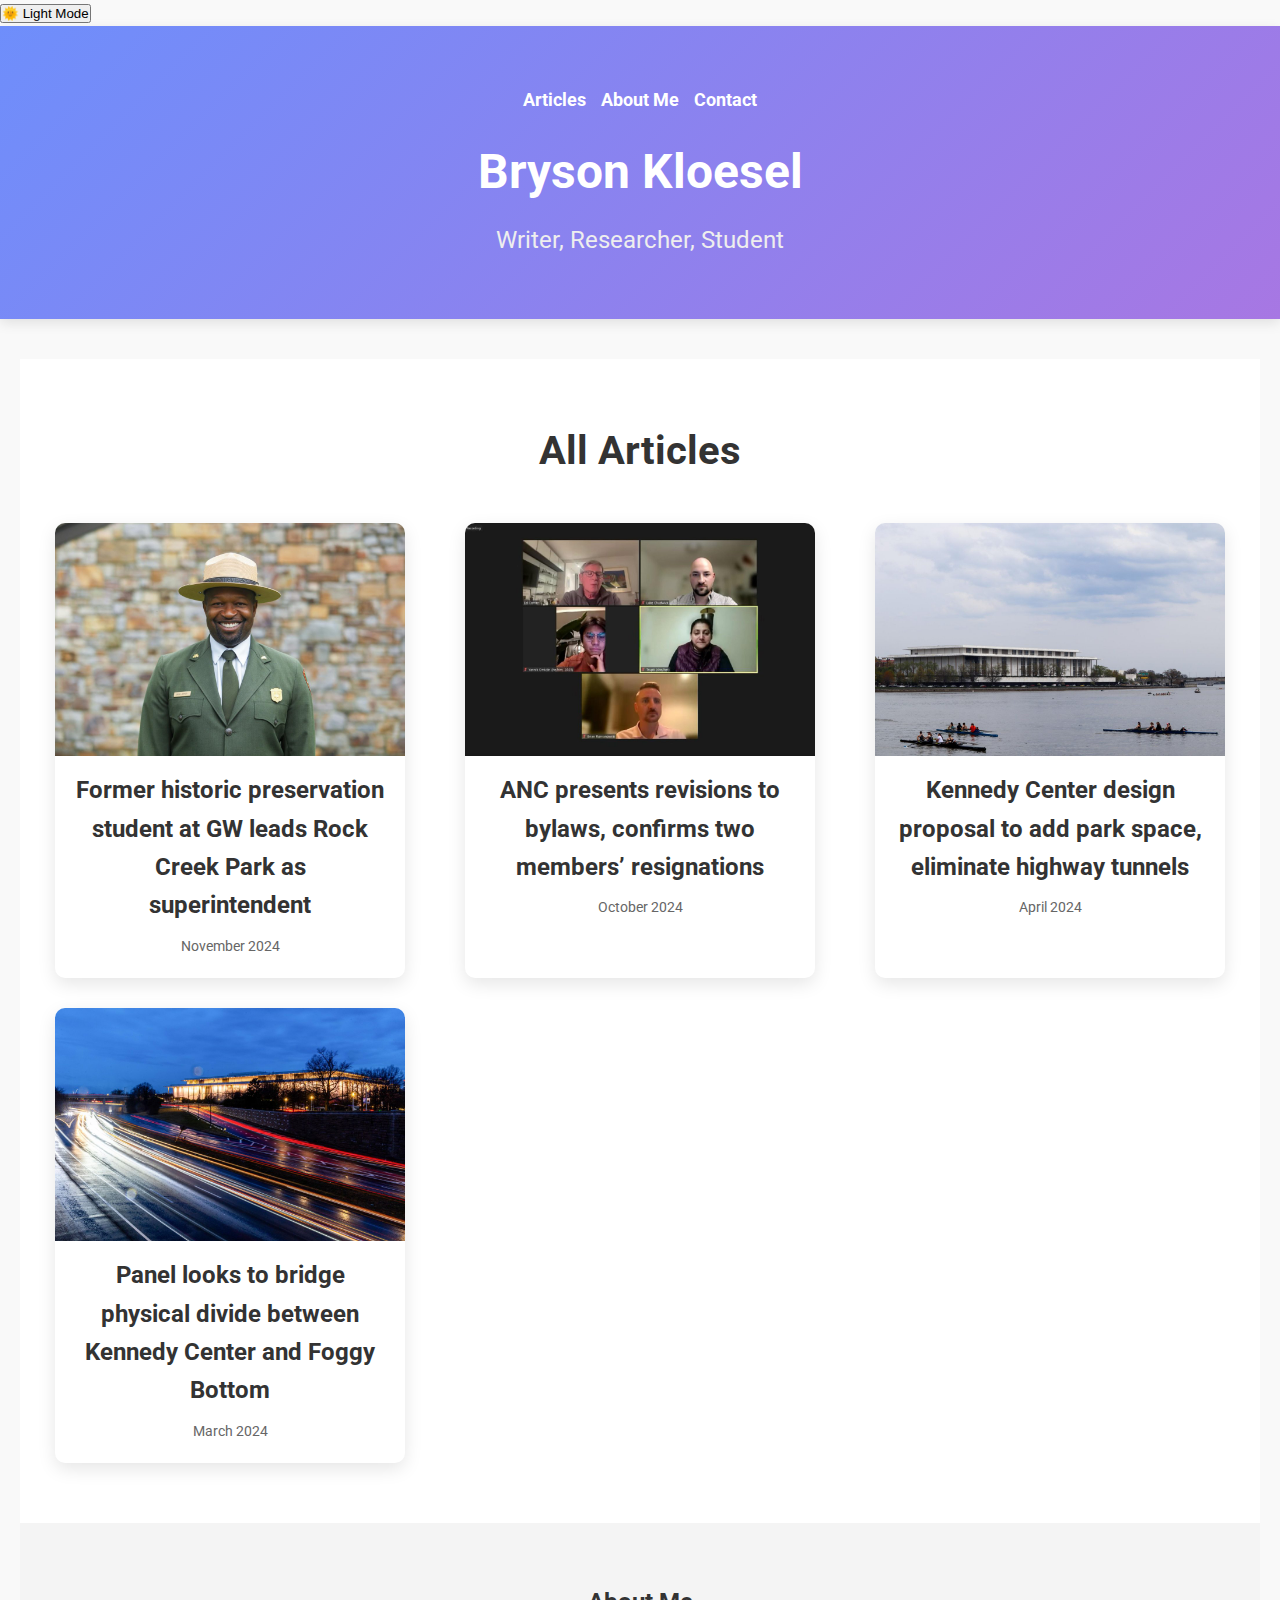
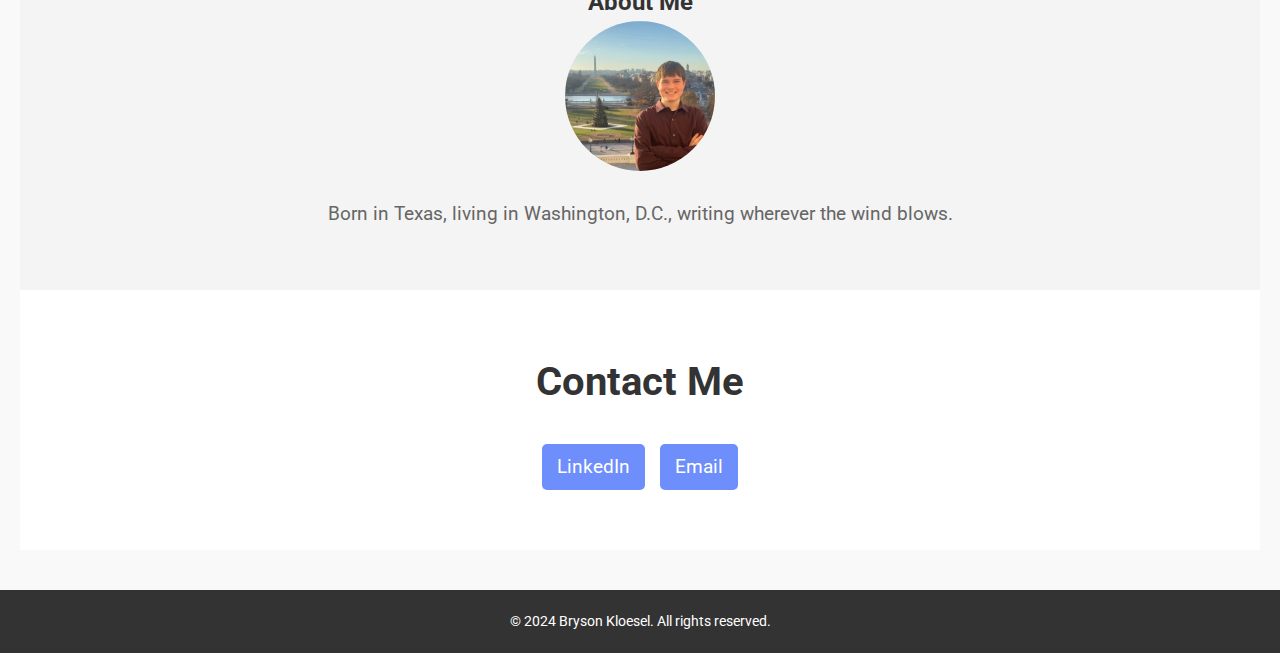
<file: index.html>
<!DOCTYPE html>
<html lang="en">
<head>
    <meta charset="utf-8">
    <meta name="viewport" content="width=device-width, initial-scale=1.0">
    <meta name="description" content="Portfolio of Bryson Kloesel, showcasing articles and personal projects.">
    <meta name="keywords" content="Bryson Kloesel, portfolio, articles, projects">
    <title>Bryson Kloesel - Portfolio</title>
    <link rel="stylesheet" href="style.css">
    <link rel="icon" href="https://bryvado.github.io/portfolio/favicon.ico" type="image/x-icon">
    <script type="application/ld+json">
    {
        "@context": "https://schema.org",
        "@type": "WebPage",
        "name": "Portfolio of Bryson Kloesel",
        "description": "A portfolio showcasing the work and projects of Bryson Kloesel, a student at George Washington University.",
        "url": "https://bryvado.github.io/portfolio/",
        "author": {
            "@type": "Person",
            "name": "Bryson Kloesel",
            "affiliation": "George Washington University",
            "url": "https://gw.edu/bryson-kloesel"
        },
        "datePublished": "2024-01-01",
        "image": {
            "@type": "ImageObject",
            "url": "https://bryvado.github.io/portfolio/images/portrait.jpg",
            "height": 800,
            "width": 600
        },
        "mainEntity": {
            "@type": "ItemList",
            "itemListElement": [
                {
                    "@type": "ListItem",
                    "position": 1,
                    "url": "https://bryvado.github.io/portfolio/articles/10-17-2024.html"
                },
                {
                    "@type": "ListItem",
                    "position": 2,
                    "url": "https://bryvado.github.io/portfolio/articles/11-11-2024.html"
                },
                {
                    "@type": "ListItem",
                    "position": 3,
                    "url": "https://bryvado.github.io/portfolio/articles/4-11-2024.html"
                }
            ]
        }
    }
    </script>
</head>
<body>
    <button aria-label="Toggle light/dark mode" id="theme-toggle">
        <span id="theme-icon">🌞</span> <span id="theme-text">Light Mode</span>
    </button>

    <header class="hero" role="banner">
        <nav aria-label="Main Navigation" class="main-nav">
            <a href="#articles-heading">Articles</a>
            <a href="#about-heading">About Me</a>
            <a href="#contact-heading">Contact</a>
        </nav>
        <div class="hero-content">
            <h1>Bryson Kloesel</h1>
            <p>Writer, Researcher, Student</p>
        </div>
    </header>

    <main>
        <section aria-labelledby="articles-heading" class="articles">
            <h2 id="articles-heading">All Articles</h2>
            <div class="article-grid">
                <article class="article">
                    <a aria-label="Read article: Former historic preservation student at GW leads Rock Creek Park as superintendent" href="articles/11-11-2024.html">
                        <img alt="Former historic preservation student at GW leads Rock Creek Park as superintendent" class="article-thumbnail" src="thumbnails/11-11-2024.jpg">
                    </a>
                    <div class="article-content">
                        <h3>Former historic preservation student at GW leads Rock Creek Park as superintendent</h3>
                        <p class="article-date">November 2024</p>
                    </div>
                </article>
                <article class="article">
                    <a aria-label="Read article: ANC presents revisions to bylaws, confirms two members’ resignations" href="articles/10-17-2024.html">
                        <img alt="ANC presents revisions to bylaws, confirms two members’ resignations" class="article-thumbnail" src="thumbnails/10-17-2024.jpg">
                    </a>
                    <div class="article-content">
                        <h3>ANC presents revisions to bylaws, confirms two members’ resignations</h3>
                        <p class="article-date">October 2024</p>
                    </div>
                </article>
                <article class="article">
                    <a aria-label="Read article: Kennedy Center design proposal to add park space, eliminate highway tunnels" href="articles/4-11-2024.html">
                        <img alt="Kennedy Center design proposal to add park space, eliminate highway tunnels" class="article-thumbnail" src="thumbnails/4-11-2024.jpg">
                    </a>
                    <div class="article-content">
                        <h3>Kennedy Center design proposal to add park space, eliminate highway tunnels</h3>
                        <p class="article-date">April 2024</p>
                    </div>
                </article>
                <article class="article">
                    <a aria-label="Read article: Panel looks to bridge physical divide between Kennedy Center and Foggy Bottom" href="articles/4-11-2024.html">
                        <img alt="Panel looks to bridge physical divide between Kennedy Center and Foggy Bottom" class="article-thumbnail" src="thumbnails/3-4-2024.jpg">
                    </a>
                    <div class="article-content">
                        <h3>Panel looks to bridge physical divide between Kennedy Center and Foggy Bottom</h3>
                        <p class="article-date">March 2024</p>
                    </div>
                </article>
            </div>
        </section>

        <section aria-labelledby="about-heading" class="about">
            <h2 id="about-heading">About Me</h2>
            <img alt="Bryson Kloesel" class="profile-img" src="portrait/Me!.jpg">
            <p>Born in Texas, living in Washington, D.C., writing wherever the wind blows.</p>
        </section>

        <section aria-labelledby="contact-heading" class="contact">
            <h2 id="contact-heading">Contact Me</h2>
            <div class="social-links">
                <a aria-label="LinkedIn Profile" href="https://www.linkedin.com/in/bryson-kloesel-49965327a/" rel="noopener noreferrer" target="_blank">LinkedIn</a>
                <a aria-label="Email Bryson Kloesel" href="mailto:brysonkloesel@example.com">Email</a>
            </div>
        </section>
    </main>

    <footer role="contentinfo">
        <p>© 2024 Bryson Kloesel. All rights reserved.</p>
    </footer>

    <script>
        document.addEventListener("DOMContentLoaded", function() {
            const savedTheme = localStorage.getItem("theme");
            const themeToggle = document.getElementById("theme-toggle");
            const themeIcon = document.getElementById("theme-icon");
            const themeText = document.getElementById("theme-text");

            if (savedTheme) {
                document.documentElement.setAttribute("data-theme", savedTheme);
                updateThemeToggleText(savedTheme);
            }

            themeToggle.addEventListener("click", function() {
                const currentTheme = document.documentElement.getAttribute("data-theme");
                const newTheme = currentTheme === "dark" ? "light" : "dark";
                document.documentElement.setAttribute("data-theme", newTheme);
                localStorage.setItem("theme", newTheme);
                updateThemeToggleText(newTheme);
            });

            function updateThemeToggleText(theme) {
                if (theme === "dark") {
                    themeIcon.textContent = "🌜";
                    themeText.textContent = "Dark Mode";
                } else {
                    themeIcon.textContent = "🌞";
                    themeText.textContent = "Light Mode";
                }
            }
        });
    </script>
</body>
</html>
</file>
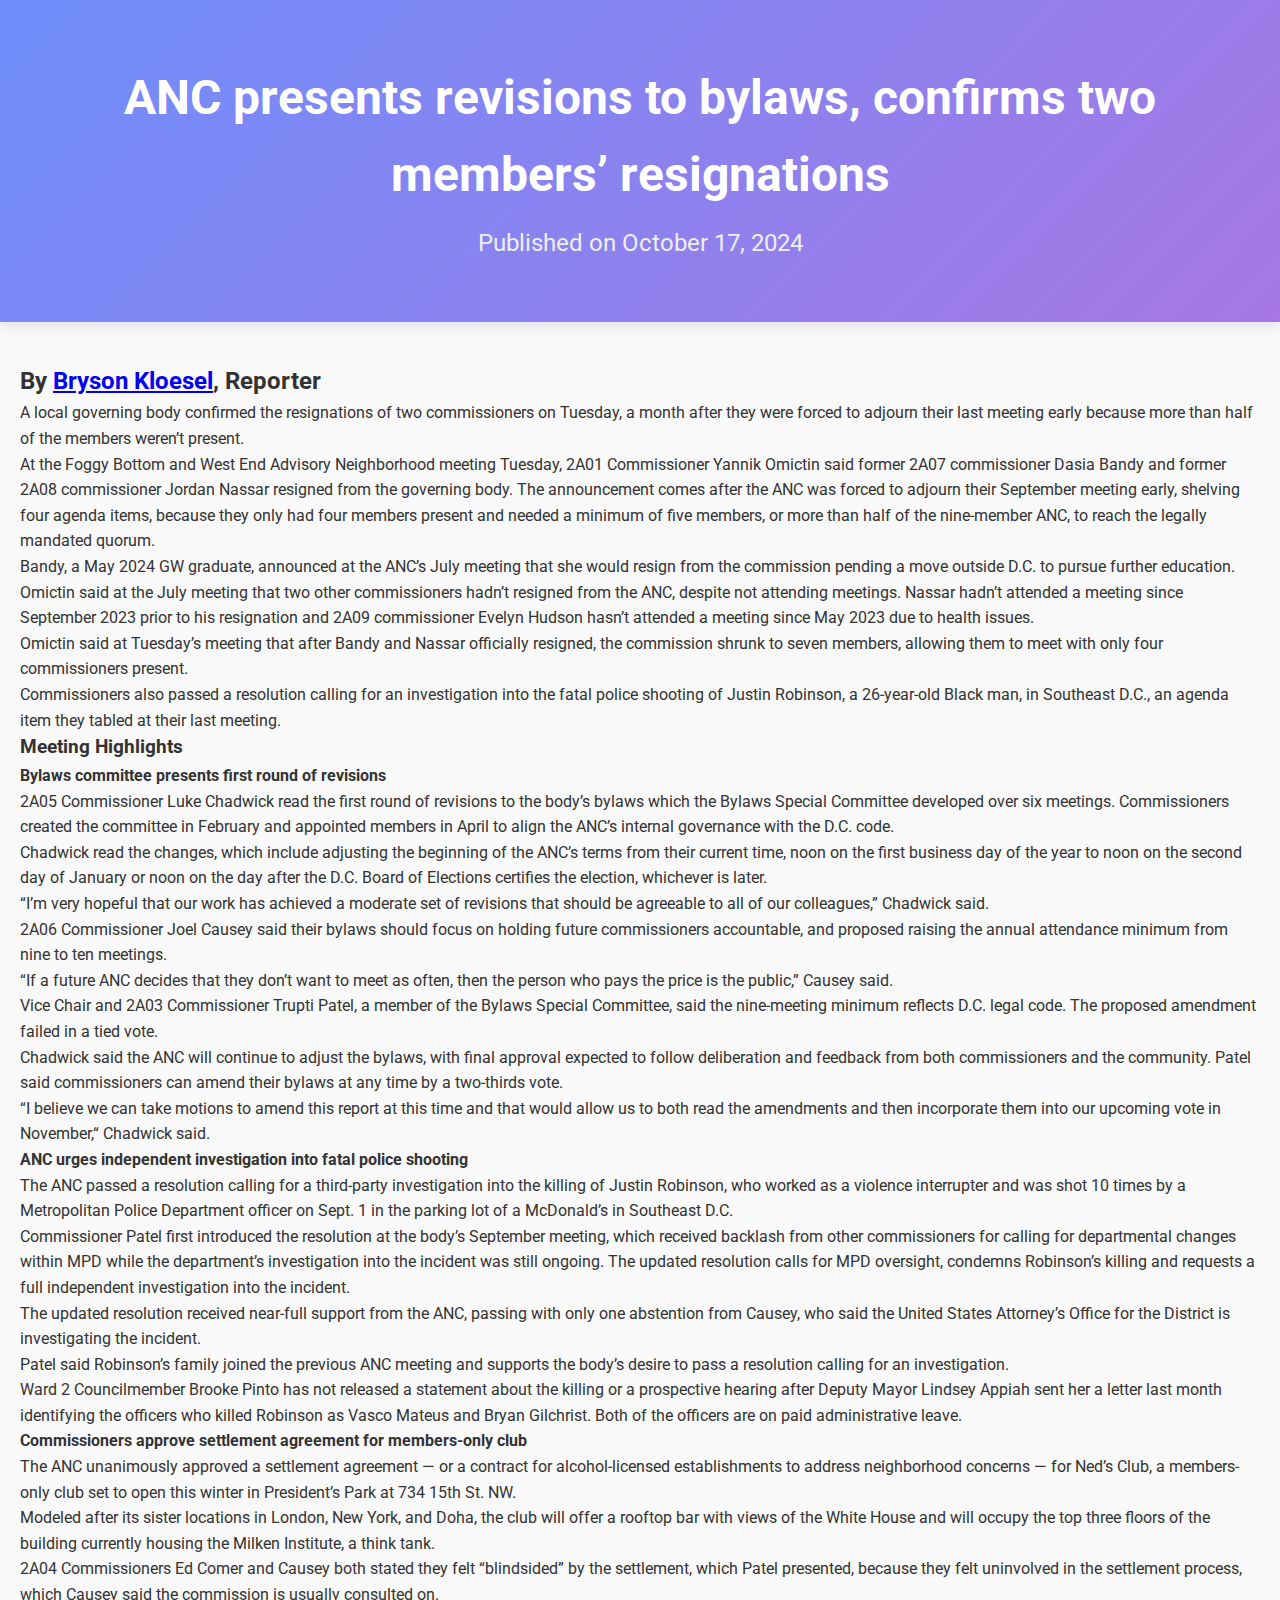
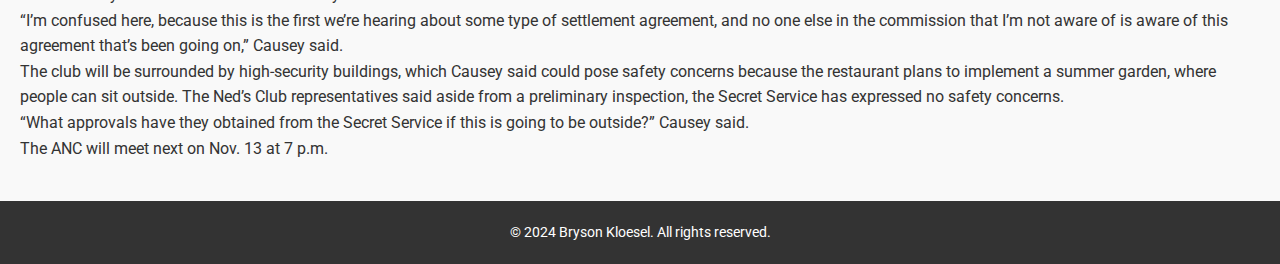
<file: articles/10-17-2024.html>
<!DOCTYPE html>
<html lang="en">
<head>
    <meta charset="UTF-8">
    <meta name="viewport" content="width=device-width, initial-scale=1.0">
    <title>ANC presents revisions to bylaws, confirms two members’ resignations</title>
    <link rel="stylesheet" href="../style.css">
</head>
<body>

    <!-- Header Section -->
    <header class="hero article-hero" role="banner">
        <h1>ANC presents revisions to bylaws, confirms two members’ resignations</h1>
        <p>Published on October 17, 2024</p>
    </header>

    <!-- Main Content -->
    <main>
        <!-- Article Section -->
        <section class="article-content">
            <h2>By <a href="https://gwhatchet.com/staff_name/bryson-kloesel/">Bryson Kloesel</a>, Reporter</h2>
            <p>A local governing body confirmed the resignations of two commissioners on Tuesday, a month after they were forced to adjourn their last meeting early because more than half of the members weren’t present.</p>
            
            <p>At the Foggy Bottom and West End Advisory Neighborhood meeting Tuesday, 2A01 Commissioner Yannik Omictin said former 2A07 commissioner Dasia Bandy and former 2A08 commissioner Jordan Nassar resigned from the governing body. The announcement comes after the ANC was forced to adjourn their September meeting early, shelving four agenda items, because they only had four members present and needed a minimum of five members, or more than half of the nine-member ANC, to reach the legally mandated quorum.</p>

            <p>Bandy, a May 2024 GW graduate, announced at the ANC’s July meeting that she would resign from the commission pending a move outside D.C. to pursue further education. Omictin said at the July meeting that two other commissioners hadn’t resigned from the ANC, despite not attending meetings. Nassar hadn’t attended a meeting since September 2023 prior to his resignation and 2A09 commissioner Evelyn Hudson hasn’t attended a meeting since May 2023 due to health issues.</p>

            <p>Omictin said at Tuesday’s meeting that after Bandy and Nassar officially resigned, the commission shrunk to seven members, allowing them to meet with only four commissioners present.</p>

            <p>Commissioners also passed a resolution calling for an investigation into the fatal police shooting of Justin Robinson, a 26-year-old Black man, in Southeast D.C., an agenda item they tabled at their last meeting.</p>

            <!-- Meeting Highlights -->
            <h3>Meeting Highlights</h3>

            <!-- Bylaws Committee Revisions -->
            <h4>Bylaws committee presents first round of revisions</h4>
            <p>2A05 Commissioner Luke Chadwick read the first round of revisions to the body’s bylaws which the Bylaws Special Committee developed over six meetings. Commissioners created the committee in February and appointed members in April to align the ANC’s internal governance with the D.C. code.</p>
            
            <p>Chadwick read the changes, which include adjusting the beginning of the ANC’s terms from their current time, noon on the first business day of the year to noon on the second day of January or noon on the day after the D.C. Board of Elections certifies the election, whichever is later.</p>

            <p>“I’m very hopeful that our work has achieved a moderate set of revisions that should be agreeable to all of our colleagues,” Chadwick said.</p>

            <p>2A06 Commissioner Joel Causey said their bylaws should focus on holding future commissioners accountable, and proposed raising the annual attendance minimum from nine to ten meetings.</p>

            <p>“If a future ANC decides that they don’t want to meet as often, then the person who pays the price is the public,” Causey said.</p>

            <p>Vice Chair and 2A03 Commissioner Trupti Patel, a member of the Bylaws Special Committee, said the nine-meeting minimum reflects D.C. legal code. The proposed amendment failed in a tied vote.</p>

            <p>Chadwick said the ANC will continue to adjust the bylaws, with final approval expected to follow deliberation and feedback from both commissioners and the community. Patel said commissioners can amend their bylaws at any time by a two-thirds vote.</p>

            <p>“I believe we can take motions to amend this report at this time and that would allow us to both read the amendments and then incorporate them into our upcoming vote in November,“ Chadwick said.</p>

            <!-- Resolution on Police Investigation -->
            <h4>ANC urges independent investigation into fatal police shooting</h4>
            <p>The ANC passed a resolution calling for a third-party investigation into the killing of Justin Robinson, who worked as a violence interrupter and was shot 10 times by a Metropolitan Police Department officer on Sept. 1 in the parking lot of a McDonald’s in Southeast D.C.</p>

            <p>Commissioner Patel first introduced the resolution at the body’s September meeting, which received backlash from other commissioners for calling for departmental changes within MPD while the department’s investigation into the incident was still ongoing. The updated resolution calls for MPD oversight, condemns Robinson’s killing and requests a full independent investigation into the incident.</p>

            <p>The updated resolution received near-full support from the ANC, passing with only one abstention from Causey, who said the United States Attorney’s Office for the District is investigating the incident.</p>

            <p>Patel said Robinson’s family joined the previous ANC meeting and supports the body’s desire to pass a resolution calling for an investigation.</p>

            <p>Ward 2 Councilmember Brooke Pinto has not released a statement about the killing or a prospective hearing after Deputy Mayor Lindsey Appiah sent her a letter last month identifying the officers who killed Robinson as Vasco Mateus and Bryan Gilchrist. Both of the officers are on paid administrative leave.</p>

            <!-- Settlement for Ned's Club -->
            <h4>Commissioners approve settlement agreement for members-only club</h4>
            <p>The ANC unanimously approved a settlement agreement — or a contract for alcohol-licensed establishments to address neighborhood concerns — for Ned’s Club, a members-only club set to open this winter in President’s Park at 734 15th St. NW.</p>

            <p>Modeled after its sister locations in London, New York, and Doha, the club will offer a rooftop bar with views of the White House and will occupy the top three floors of the building currently housing the Milken Institute, a think tank.</p>

            <p>2A04 Commissioners Ed Comer and Causey both stated they felt “blindsided” by the settlement, which Patel presented, because they felt uninvolved in the settlement process, which Causey said the commission is usually consulted on.</p>

            <p>“I’m confused here, because this is the first we’re hearing about some type of settlement agreement, and no one else in the commission that I’m not aware of is aware of this agreement that’s been going on,” Causey said.</p>

            <p>The club will be surrounded by high-security buildings, which Causey said could pose safety concerns because the restaurant plans to implement a summer garden, where people can sit outside. The Ned’s Club representatives said aside from a preliminary inspection, the Secret Service has expressed no safety concerns.</p>

            <p>“What approvals have they obtained from the Secret Service if this is going to be outside?” Causey said.</p>

            <p>The ANC will meet next on Nov. 13 at 7 p.m.</p>
        </section>
    </main>

    <!-- Footer -->
   <footer class="article-footer">
        <p>&copy; 2024 Bryson Kloesel. All rights reserved.</p>
    </footer>

</body>
</html>
</file>
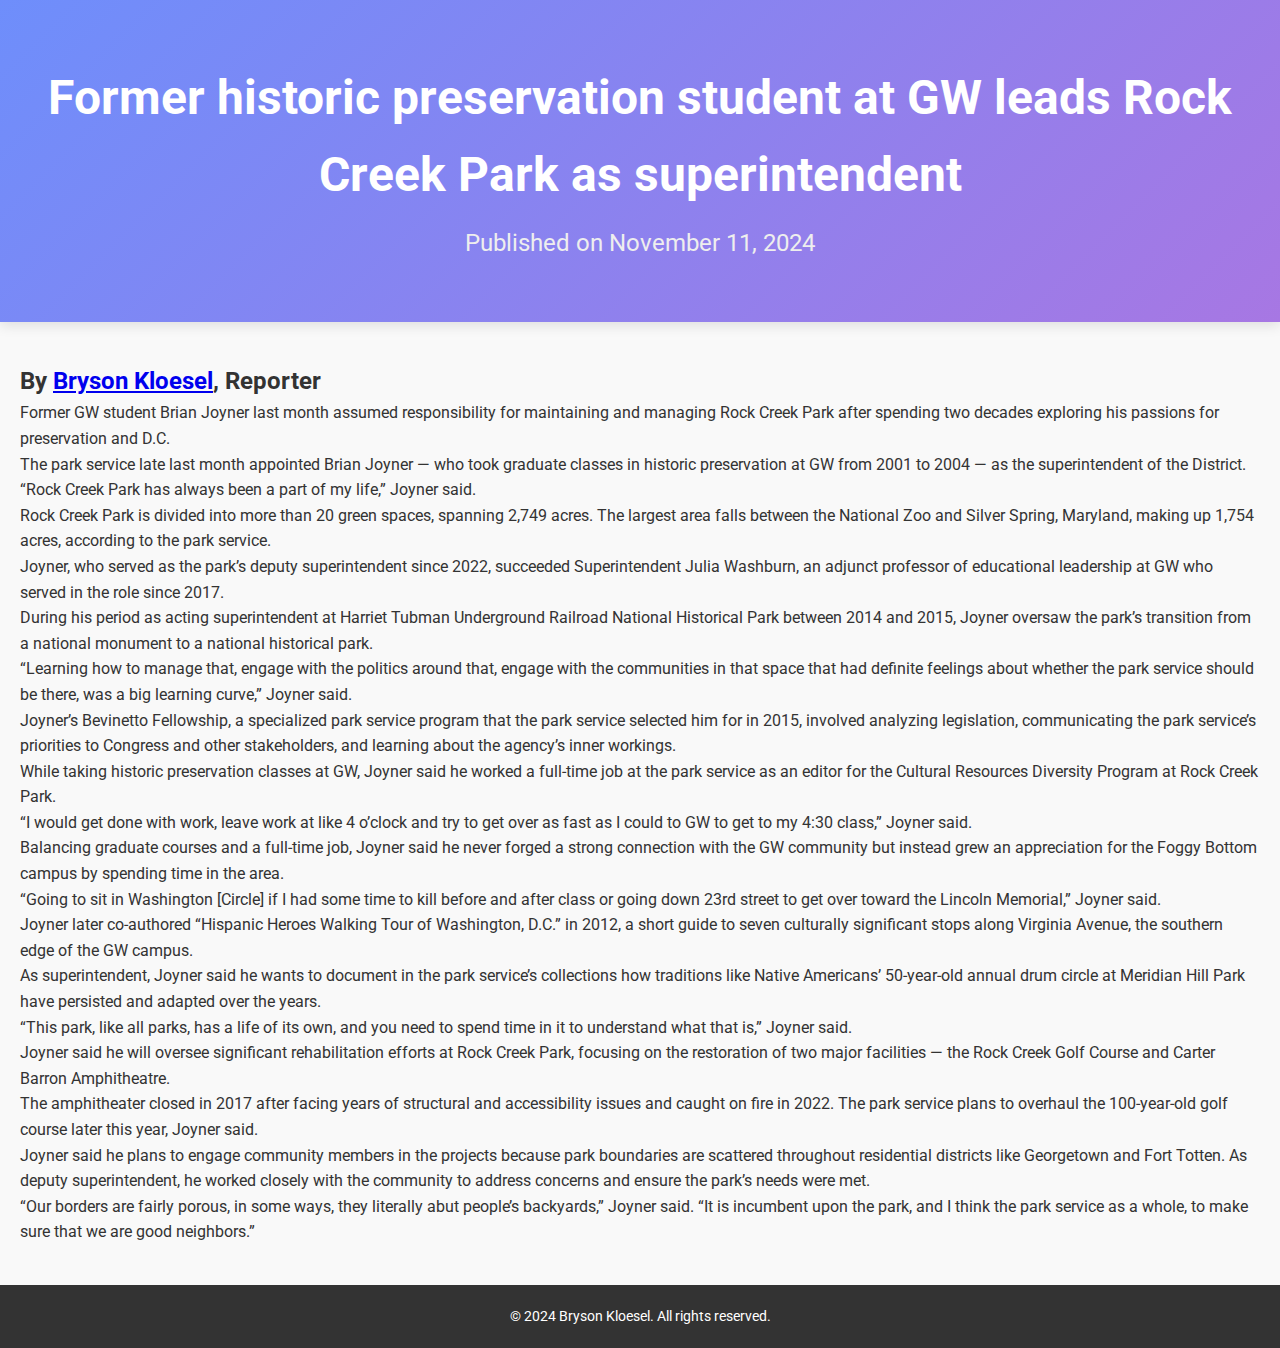
<file: articles/rocrsupdn.html>
<!DOCTYPE html>
<html lang="en">
<head>
    <meta charset="UTF-8">
    <meta name="viewport" content="width=device-width, initial-scale=1.0">
    <title>Former historic preservation student at GW leads Rock Creek Park as superintendent</title>
    <link rel="stylesheet" href="../style.css">
</head>
<body>

    <!-- Header Section -->
    <header class="hero" role="banner">
        <h1>Former historic preservation student at GW leads Rock Creek Park as superintendent</h1>
        <p>Published on November 11, 2024</p>
    </header>

    <!-- Main Content -->
    <main>
        <!-- Article Section -->
        <section class="article-content">
            <h2>By <a href="https://gwhatchet.com/staff_name/bryson-kloesel/">Bryson Kloesel</a>, Reporter</h2>
            <p>Former GW student Brian Joyner last month assumed responsibility for maintaining and managing Rock Creek Park after spending two decades exploring his passions for preservation and D.C.</p>
            <p>The park service late last month appointed Brian Joyner &mdash; who took graduate classes in historic preservation at GW from 2001 to 2004 &mdash; as the superintendent of the District.</p>
            <p>&ldquo;Rock Creek Park has always been a part of my life,&rdquo; Joyner said.</p>
            <p>Rock Creek Park is divided into more than 20 green spaces, spanning 2,749 acres. The largest area falls between the National Zoo and Silver Spring, Maryland, making up 1,754 acres, according to the park service.</p>
            <p>Joyner, who served as the park&rsquo;s deputy superintendent since 2022, succeeded Superintendent Julia Washburn, an adjunct professor of educational leadership at GW who served in the role since 2017.</p>
            <p>During his period as acting superintendent at Harriet Tubman Underground Railroad National Historical Park between 2014 and 2015, Joyner oversaw the park&rsquo;s transition from a national monument to a national historical park.</p>
            <p>&ldquo;Learning how to manage that, engage with the politics around that, engage with the communities in that space that had definite feelings about whether the park service should be there, was a big learning curve,&rdquo; Joyner said.</p>
            <p>Joyner&rsquo;s Bevinetto Fellowship, a specialized park service program that the park service selected him for in 2015, involved analyzing legislation, communicating the park service&rsquo;s priorities to Congress and other stakeholders, and learning about the agency&rsquo;s inner workings.</p>
            <p>While taking historic preservation classes at GW, Joyner said he worked a full-time job at the park service as an editor for the Cultural Resources Diversity Program at Rock Creek Park.</p>
            <p>&ldquo;I would get done with work, leave work at like 4 o&rsquo;clock and try to get over as fast as I could to GW to get to my 4:30 class,&rdquo; Joyner said.</p>
            <p>Balancing graduate courses and a full-time job, Joyner said he never forged a strong connection with the GW community but instead grew an appreciation for the Foggy Bottom campus by spending time in the area.</p>
            <p>&ldquo;Going to sit in Washington [Circle] if I had some time to kill before and after class or going down 23rd street to get over toward the Lincoln Memorial,&rdquo; Joyner said.</p>
            <p>Joyner later co-authored &ldquo;Hispanic Heroes Walking Tour of Washington, D.C.&rdquo; in 2012, a short guide to seven culturally significant stops along Virginia Avenue, the southern edge of the GW campus.</p>
            <p>As superintendent, Joyner said he wants to document in the park service&rsquo;s collections how traditions like Native Americans&rsquo; 50-year-old annual drum circle at Meridian Hill Park have persisted and adapted over the years.</p>
            <p>&ldquo;This park, like all parks, has a life of its own, and you need to spend time in it to understand what that is,&rdquo; Joyner said.</p>
            <p>Joyner said he will oversee significant rehabilitation efforts at Rock Creek Park, focusing on the restoration of two major facilities &mdash; the Rock Creek Golf Course and Carter Barron Amphitheatre.</p>
            <p>The amphitheater closed in 2017 after facing years of structural and accessibility issues and caught on fire in 2022. The park service plans to overhaul the 100-year-old golf course later this year, Joyner said.</p>
            <p>Joyner said he plans to engage community members in the projects because park boundaries are scattered throughout residential districts like Georgetown and Fort Totten. As deputy superintendent, he worked closely with the community to address concerns and ensure the park&rsquo;s needs were met.</p>
            <p>&ldquo;Our borders are fairly porous, in some ways, they literally abut people&rsquo;s backyards,&rdquo; Joyner said. &ldquo;It is incumbent upon the park, and I think the park service as a whole, to make sure that we are good neighbors.&rdquo;</p>
        </section>
    </main>

    <!-- Footer -->
    <footer role="contentinfo">
        <p>&copy; 2024 Bryson Kloesel. All rights reserved.</p>
    </footer>

</body>
</html>
</file>
<file: style.css>
@import url('https://fonts.googleapis.com/css2?family=Roboto:wght@400;700&display=swap');

/* CSS Variables */
:root {
    --primary-color: #6e8efb;
    --secondary-color: #a777e3;
    --bg-color: #f9f9f9;
    --text-color: #333;
    --light-text-color: #666;
    --hero-bg-gradient: linear-gradient(135deg, var(--primary-color), var(--secondary-color));
    --font-family: 'Roboto', sans-serif;
}

/* General Reset */
* {
    margin: 0;
    padding: 0;
    box-sizing: border-box;
}

body {
    font-family: var(--font-family);
    color: var(--text-color);
    line-height: 1.6;
    background-color: var(--bg-color);
}

/* Hero Section */
.hero {
    text-align: center;
    background: var(--hero-bg-gradient);
    color: #fff;
    padding: 60px 20px;
    box-shadow: 0 4px 12px rgba(0, 0, 0, 0.1);
}

.hero h1 {
    font-size: 3rem;
    margin-bottom: 10px;
}

.hero p {
    font-size: 1.5rem;
    color: #eee;
}

/* Navigation */
.hero nav {
    margin-bottom: 20px;
    display: flex;
    justify-content: center;
    gap: 15px;
}

.hero nav a {
    color: #fff;
    text-decoration: none;
    font-size: 1.1rem;
    font-weight: 700;
    transition: color 0.3s;
}

.hero nav a:hover {
    color: var(--secondary-color);
}

/* Main Sections */
main {
    padding: 40px 20px;
}

/* Articles Section */
.articles {
    background: #fff;
    padding: 60px 20px;
    text-align: center;
}

.articles h2 {
    font-size: 2.5rem;
    color: var(--text-color);
    margin-bottom: 40px;
}

.article-grid {
    display: grid;
    grid-template-columns: repeat(auto-fill, minmax(300px, 1fr));
    gap: 30px;
    justify-items: center;
}

.article {
    max-width: 350px;
    background: #fff;
    box-shadow: 0 6px 18px rgba(0, 0, 0, 0.1);
    border-radius: 10px;
    overflow: hidden;
    transition: transform 0.3s, box-shadow 0.3s;
}

.article:hover {
    transform: translateY(-10px);
    box-shadow: 0 12px 24px rgba(0, 0, 0, 0.2);
}

.article img {
    width: 100%;
    height: auto;
    display: block;
}

.article h3 {
    font-size: 1.5rem;
    padding: 15px 20px 0;
    color: var(--text-color);
}

.article p {
    padding: 10px 20px 20px;
    color: var(--light-text-color);
    font-size: 0.9rem;
}

/* About Section */
.about {
    background: #f4f4f4;
    padding: 60px 20px;
    text-align: center;
}

.about img {
    width: 150px;
    height: 150px;
    border-radius: 50%;
    margin-bottom: 20px;
}

.about p {
    max-width: 700px;
    margin: 0 auto;
    font-size: 1.2rem;
    color: var(--light-text-color);
}

/* Contact Section */
.contact {
    background: #fff;
    padding: 60px 20px;
    text-align: center;
}

.contact h2 {
    font-size: 2.5rem;
    margin-bottom: 30px;
    color: var(--text-color);
}

.social-links {
    display: flex;
    justify-content: center;
    gap: 15px;
}

.social-links a {
    display: inline-block;
    padding: 8px 15px;
    border-radius: 5px;
    color: #fff;
    background-color: var(--primary-color);
    font-size: 1.2rem;
    text-decoration: none;
    transition: background 0.3s, transform 0.3s;
}

.social-links a:hover {
    background-color: var(--secondary-color);
    transform: translateY(-3px);
}

/* Footer */
footer {
    text-align: center;
    padding: 20px;
    background: var(--text-color);
    color: #fff;
    font-size: 0.9rem;
}

/* Responsive Design */
@media (max-width: 768px) {
    .hero h1 {
        font-size: 2.5rem;
    }

    .articles h2,
    .about h2,
    .contact h2 {
        font-size: 2rem;
    }

    .hero nav a {
        font-size: 1rem;
    }

    .article-grid {
        grid-template-columns: 1fr;
    }
}

/* Default light theme colors */
:root {
    --bg-color: #f9f9f9;
    --text-color: #333;
    --primary-color: #6e8efb;
}

/* Dark theme overrides */
/* Dark theme overrides */
[data-theme="dark"] {
    --bg-color: #1e1e1e; /* Darker background for better contrast */
    --text-color: #e0e0e0; /* Lighter text for readability */
    --primary-color: #bb86fc; /* Softer accent color */
    --secondary-color: #03dac6; /* Muted secondary color */
    --light-text-color: #b0b0b0; /* Slightly lighter for secondary text */
    --hero-bg-gradient: linear-gradient(135deg, #bb86fc, #03dac6); /* Adjusted gradient */
}
/* Dark theme overrides */
[data-theme="dark"] {
    --bg-color: #1e1e1e; /* Darker background for better contrast */
    --text-color: #e0e0e0; /* Lighter text for readability */
    --primary-color: #bb86fc; /* Softer accent color */
    --secondary-color: #03dac6; /* Muted secondary color */
    --light-text-color: #b0b0b0; /* Slightly lighter for secondary text */
    --hero-bg-gradient: linear-gradient(135deg, #bb86fc, #03dac6); /* Adjusted gradient */
}
</file>
